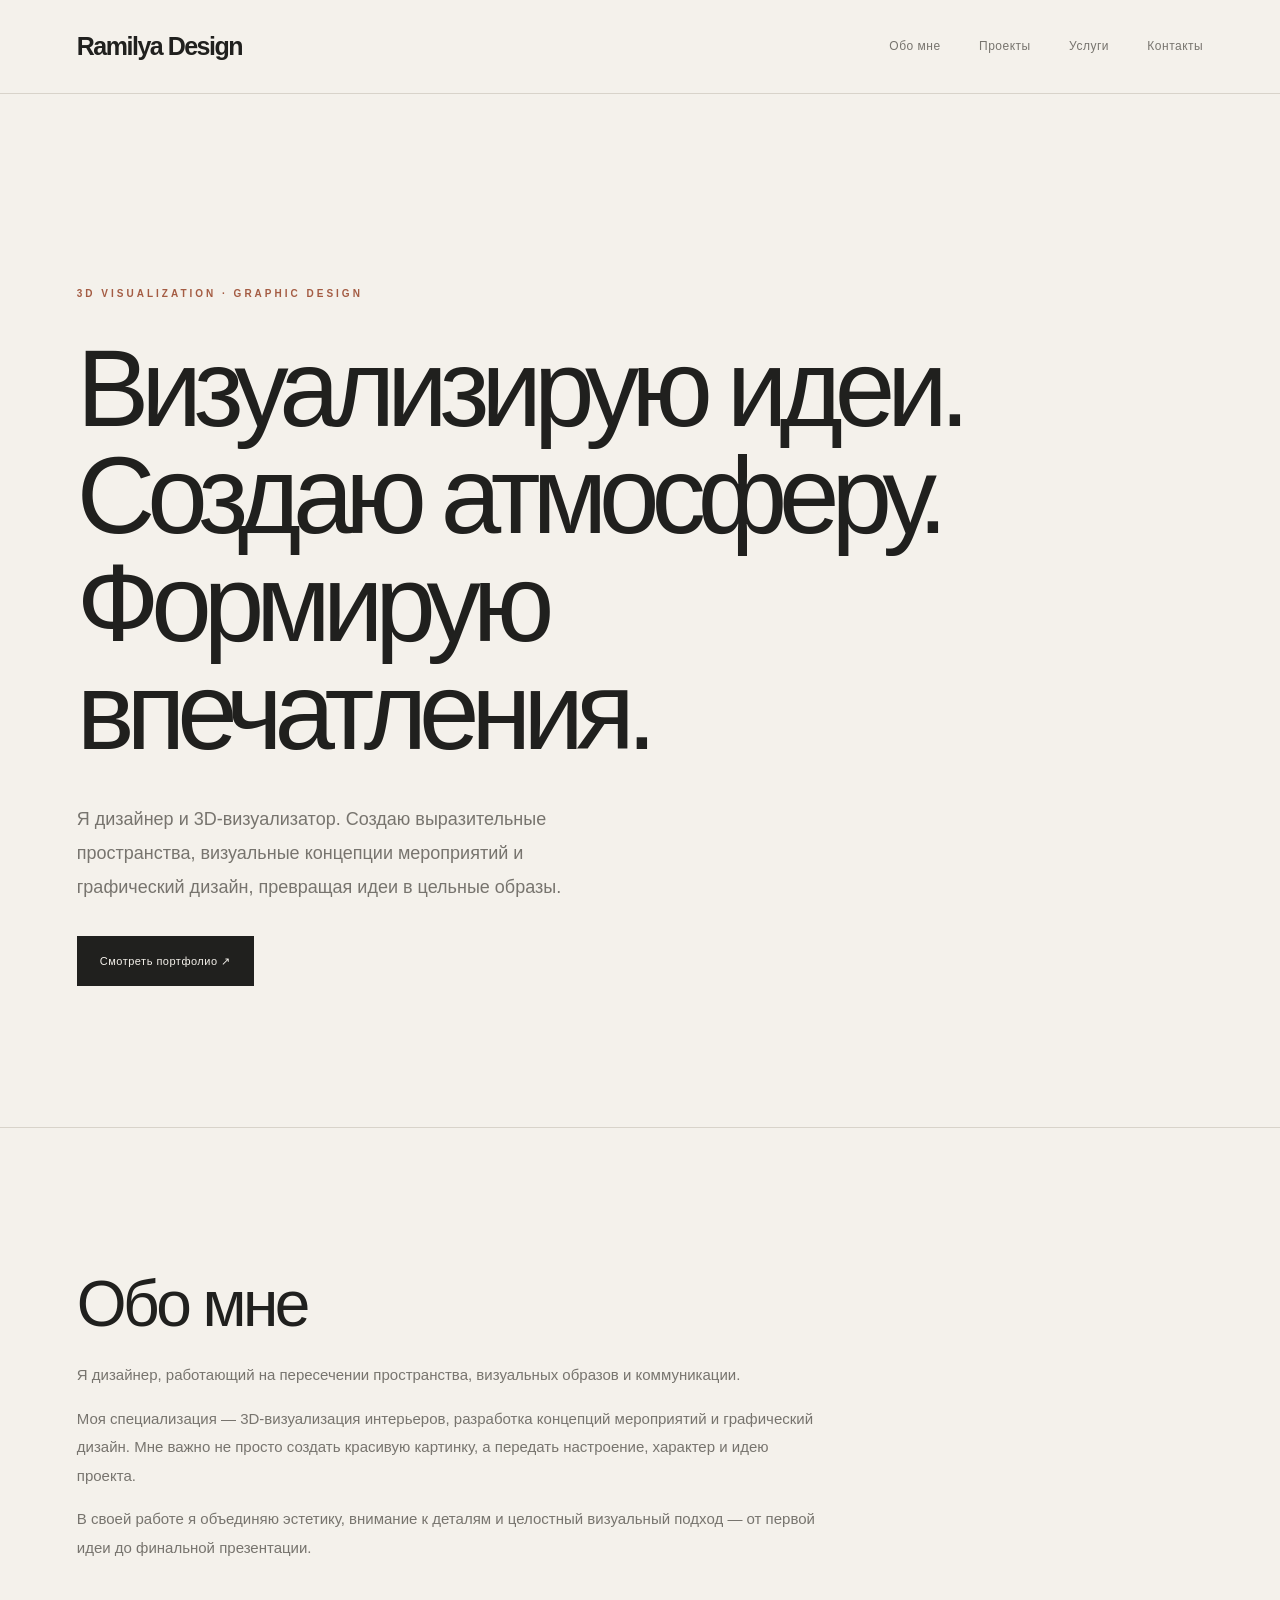
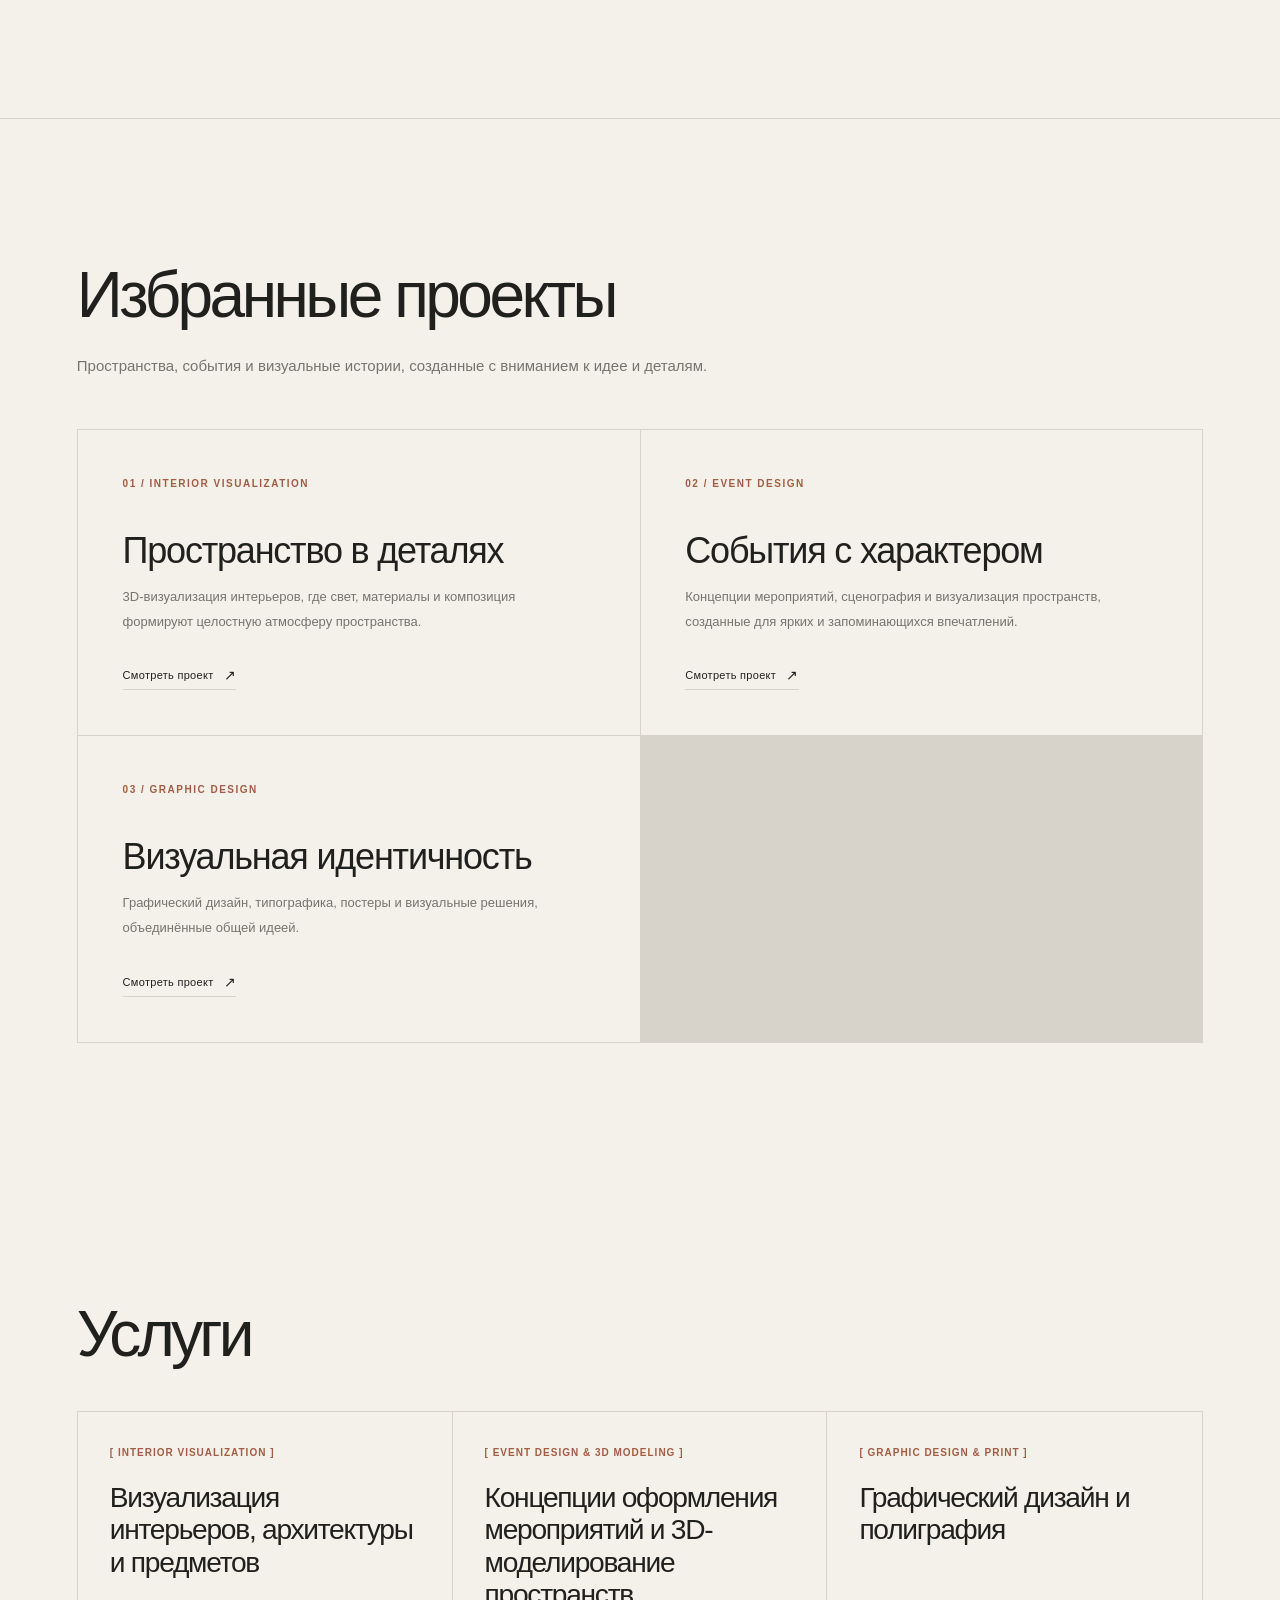
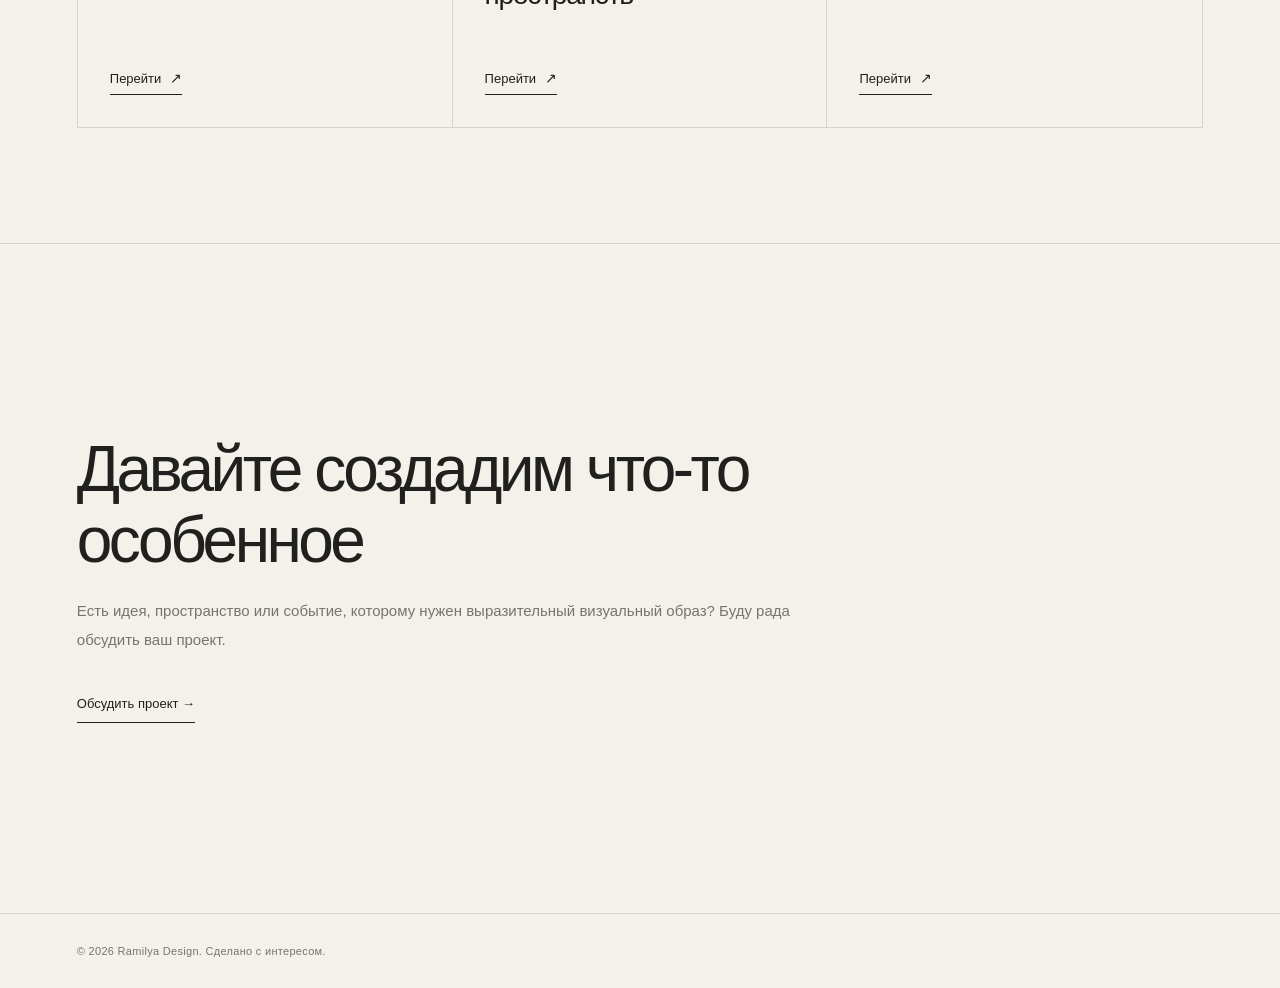
<file: index.html>
<!DOCTYPE html>
<html lang="ru">
<head>
  <meta charset="UTF-8">
  <meta name="viewport" content="width=device-width, initial-scale=1.0">

  <title>R Design Portfolio</title>

  <meta
    name="description"
    content="Моё личное портфолио и проекты в веб-разработке."
  >

  <link rel="stylesheet" href="style.css">
</head>

<body>

  <!-- Шапка сайта -->
  <header class="header">
    <a class="logo" href="#">Ramilya Design</a>

    <nav>
      <a href="#about">Обо мне</a>
      <a href="#projects">Проекты</a>
      <a href="index.html#services">Услуги</a>
      <a href="#contacts">Контакты</a>
    </nav>
  </header>

  <main>

    <!-- Главный экран -->
    <section class="hero">
  <p class="eyebrow">3D VISUALIZATION · GRAPHIC DESIGN</p>

  <h1>
    Визуализирую идеи. Создаю атмосферу. Формирую впечатления.
  </h1>

  <p class="description">
    Я дизайнер и 3D-визуализатор. Создаю выразительные
    пространства, визуальные концепции мероприятий и
    графический дизайн, превращая идеи в цельные образы.
  </p>

  <a class="button" href="#projects">
    Смотреть портфолио ↗
  </a>
</section>

    <!-- Обо мне -->
   <section id="about" class="section">
  <h2>Обо мне</h2>

  <p>
    Я дизайнер, работающий на пересечении пространства,
    визуальных образов и коммуникации.
  </p>

  <p>
    Моя специализация — 3D-визуализация интерьеров,
    разработка концепций мероприятий и графический дизайн.
    Мне важно не просто создать красивую картинку,
    а передать настроение, характер и идею проекта.
  </p>

  <p>
    В своей работе я объединяю эстетику, внимание к деталям
    и целостный визуальный подход — от первой идеи
    до финальной презентации.
  </p>
</section>

    <!-- Мои проекты -->
   <section id="projects" class="section">
  <h2>Избранные проекты</h2>

  <p class="section-description">
    Пространства, события и визуальные истории,
    созданные с вниманием к идее и деталям.
  </p>

  <div class="projects-grid">

    <article class="project">
      <span class="project-number">
        01 / INTERIOR VISUALIZATION
      </span>

      <h3>Пространство в деталях</h3>

      <p>
        3D-визуализация интерьеров, где свет,
        материалы и композиция формируют
        целостную атмосферу пространства.
      </p>

      <a class="project-link" href="#">
  Смотреть проект <span class="arrow">↗</span>
</a>
    </article>

    <article class="project">
      <span class="project-number">
        02 / EVENT DESIGN
      </span>

      <h3>События с характером</h3>

      <p>
        Концепции мероприятий, сценография
        и визуализация пространств, созданные
        для ярких и запоминающихся впечатлений.
      </p>

      <a class="project-link" href="#">
  Смотреть проект <span class="arrow">↗</span>
</a>
    </article>

    <article class="project">
      <span class="project-number">
        03 / GRAPHIC DESIGN
      </span>

      <h3>Визуальная идентичность</h3>

      <p>
        Графический дизайн, типографика,
        постеры и визуальные решения,
        объединённые общей идеей.
      </p>

      <a class="project-link" href="#">
  Смотреть проект <span class="arrow">↗</span>
</a>
    </article>

  </div>
</section>

<!--Услуги-->

<!-- SERVICES -->
<section id="services" class="services-section">

  <h2 class="services-title">Услуги</h2>

  <div class="services-grid">

    <!-- Услуга 1 -->
    <article class="service-card">
      <span class="service-category">
        [ INTERIOR VISUALIZATION ]
      </span>

      <h3>
        Визуализация интерьеров,
        архитектуры и предметов
      </h3>

      <a class="service-link" href="interior.html">
        Перейти <span class="arrow">↗</span>
      </a>
    </article>

    <!-- Услуга 2 -->
    <article class="service-card">
      <span class="service-category">
        [ EVENT DESIGN & 3D MODELING ]
      </span>

      <h3>
        Концепции оформления мероприятий
        и 3D-моделирование пространств
      </h3>

      <a class="service-link" href="events.html">
        Перейти <span class="arrow">↗</span>
      </a>
    </article>

    <!-- Услуга 3 -->
    <article class="service-card">
      <span class="service-category">
        [ GRAPHIC DESIGN & PRINT ]
      </span>

      <h3>
        Графический дизайн
        и полиграфия
      </h3>

      <a class="service-link" href="graphic.html">
        Перейти <span class="arrow">↗</span>
      </a>
    </article>

  </div>
</section>

    <!-- Контакты -->
   <section id="contacts" class="section">
  <h2>Давайте создадим что-то особенное</h2>

  <p>
    Есть идея, пространство или событие,
    которому нужен выразительный визуальный образ?
    Буду рада обсудить ваш проект.
  </p>

  <a class="contact-link" href="mailto:yourmail@example.com">
    Обсудить проект →
  </a>
</section>

  </main>

  <!-- Подвал -->
  <footer>
    © 2026 Ramilya Design. Сделано с интересом.
  </footer>

</body>
</html>
</file>
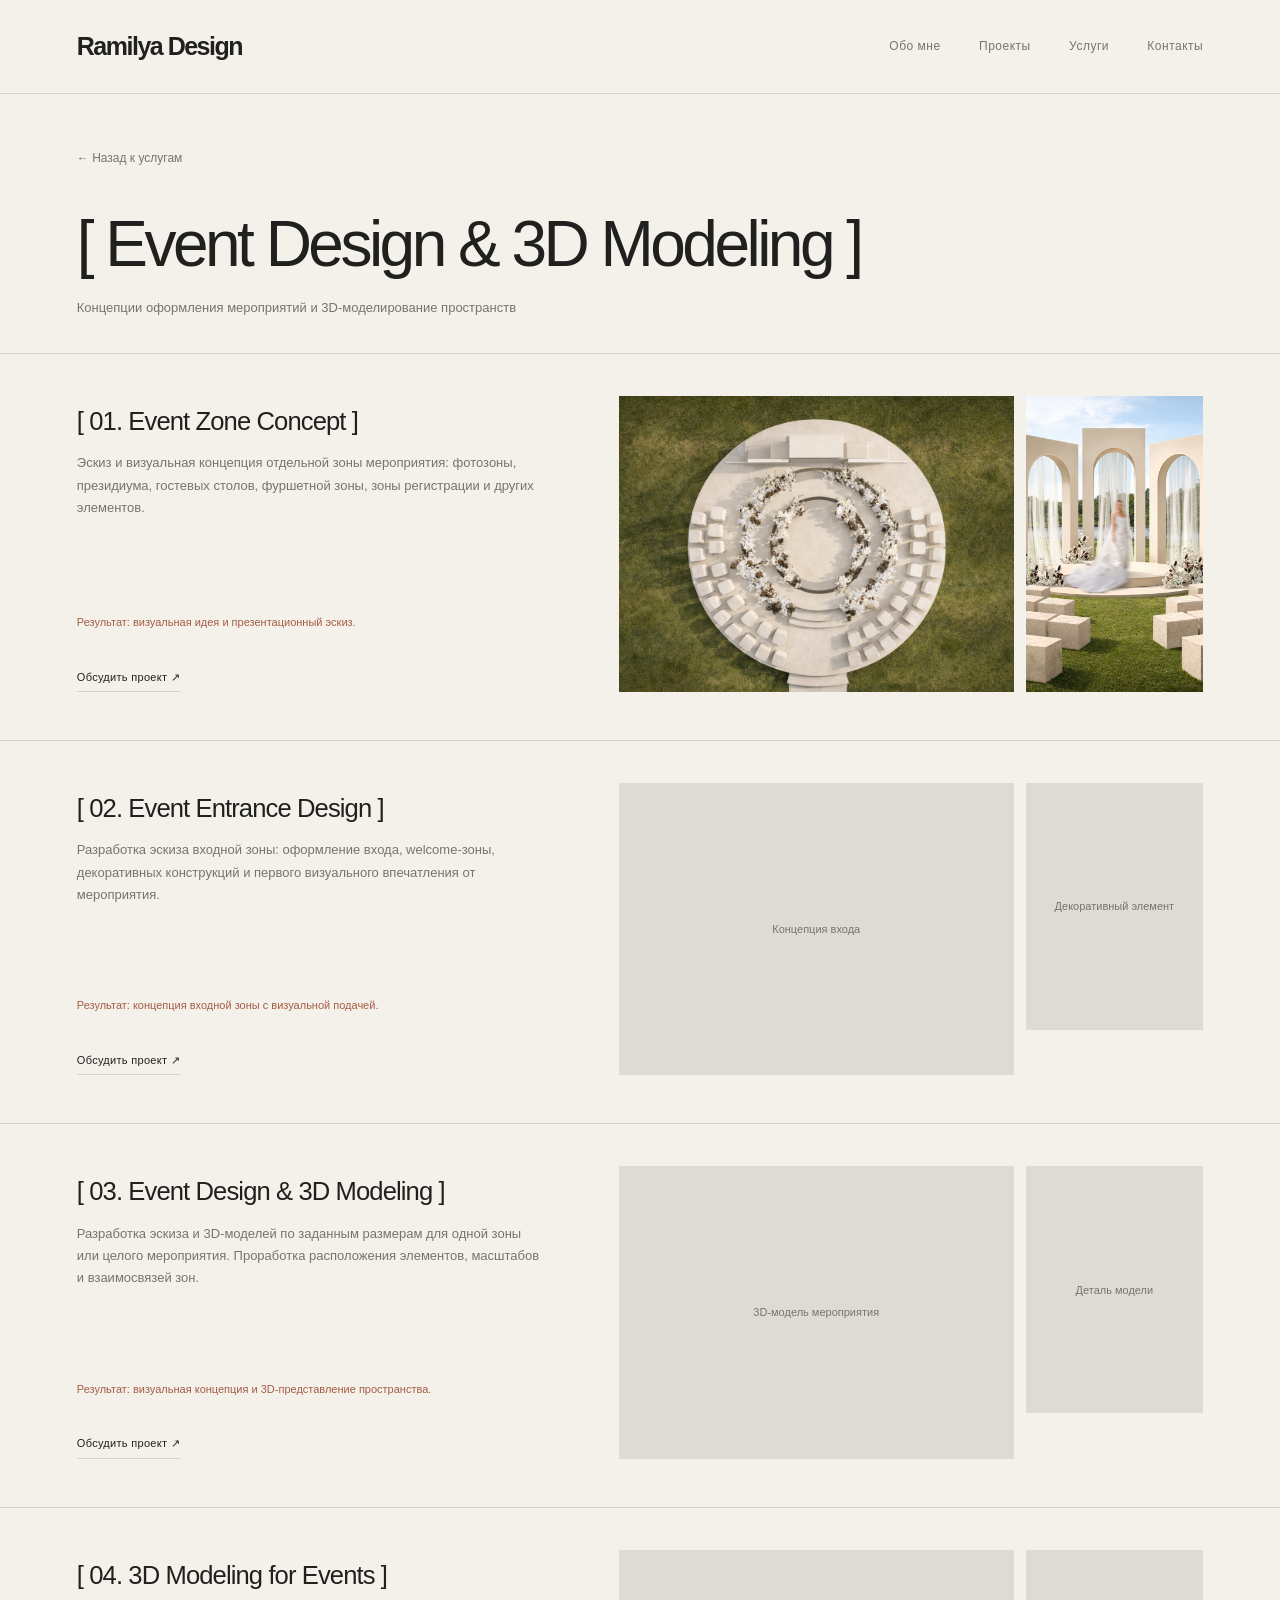
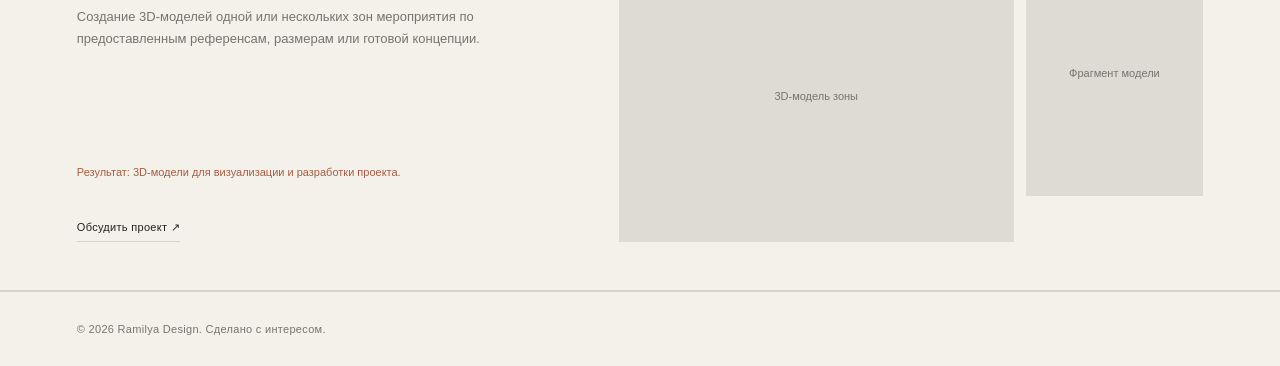
<file: events.html>
<!DOCTYPE html>
<html lang="ru">
<head>
  <meta charset="UTF-8">
  <meta name="viewport" content="width=device-width, initial-scale=1.0">
  <meta name="description" content="Дизайн мероприятий и 3D-моделирование пространств.">
  <title>Event Design & 3D Modeling — Портфолио</title>
  <link rel="stylesheet" href="style.css">
</head>
<body>

  <header class="header">
    <a class="logo" href="index.html">Ramilya Design</a>
    <nav>
      <a href="index.html#about">Обо мне</a>
      <a href="index.html#projects">Проекты</a>
      <a href="index.html#services">Услуги</a>
      <a href="index.html#contacts">Контакты</a>
    </nav>
  </header>

  <main>
    <section class="detail-intro">
      <a class="back-link" href="index.html#services">← Назад к услугам</a>

      <h1>[ Event Design & 3D Modeling ]</h1>

      <p class="detail-subtitle">
        Концепции оформления мероприятий и 3D-моделирование пространств
      </p>
    </section>

    <section class="detail-project">
      <div class="detail-copy">
        <h2>[ 01. Event Zone Concept ]</h2>
        <p>
          Эскиз и визуальная концепция отдельной зоны
          мероприятия: фотозоны, президиума, гостевых столов,
          фуршетной зоны, зоны регистрации и других элементов.
        </p>
        <p class="detail-result">
          Результат: визуальная идея и презентационный эскиз.
        </p>
        <a class="project-link" href="index.html#contacts">
          Обсудить проект ↗
        </a>
      </div>

      <div class="detail-gallery">
        <img
  class="portfolio-image"
  src="images/event-02.png"
  alt="3D-визуализация интерьера"
>
        <img
  class="portfolio-image"
  src="images/event-01.png"
  alt="3D-визуализация интерьера"
>
      </div>
    </section>

    <section class="detail-project">
      <div class="detail-copy">
        <h2>[ 02. Event Entrance Design ]</h2>
        <p>
          Разработка эскиза входной зоны: оформление входа,
          welcome-зоны, декоративных конструкций и первого
          визуального впечатления от мероприятия.
        </p>
        <p class="detail-result">
          Результат: концепция входной зоны с визуальной подачей.
        </p>
        <a class="project-link" href="index.html#contacts">
          Обсудить проект ↗
        </a>
      </div>

      <div class="detail-gallery">
        <div class="image-placeholder">Концепция входа</div>
        <div class="image-placeholder image-tall">Декоративный элемент</div>
      </div>
    </section>

    <section class="detail-project">
      <div class="detail-copy">
        <h2>[ 03. Event Design & 3D Modeling ]</h2>
        <p>
          Разработка эскиза и 3D-моделей по заданным размерам
          для одной зоны или целого мероприятия. Проработка
          расположения элементов, масштабов и взаимосвязей зон.
        </p>
        <p class="detail-result">
          Результат: визуальная концепция и 3D-представление пространства.
        </p>
        <a class="project-link" href="index.html#contacts">
          Обсудить проект ↗
        </a>
      </div>

      <div class="detail-gallery">
        <div class="image-placeholder">3D-модель мероприятия</div>
        <div class="image-placeholder image-tall">Деталь модели</div>
      </div>
    </section>

    <section class="detail-project">
      <div class="detail-copy">
        <h2>[ 04. 3D Modeling for Events ]</h2>
        <p>
          Создание 3D-моделей одной или нескольких зон
          мероприятия по предоставленным референсам,
          размерам или готовой концепции.
        </p>
        <p class="detail-result">
          Результат: 3D-модели для визуализации и разработки проекта.
        </p>
        <a class="project-link" href="index.html#contacts">
          Обсудить проект ↗
        </a>
      </div>

      <div class="detail-gallery">
        <div class="image-placeholder">3D-модель зоны</div>
        <div class="image-placeholder image-tall">Фрагмент модели</div>
      </div>
    </section>
  </main>

  <footer>© 2026 Ramilya Design. Сделано с интересом.</footer>
</body>
</html>
</file>
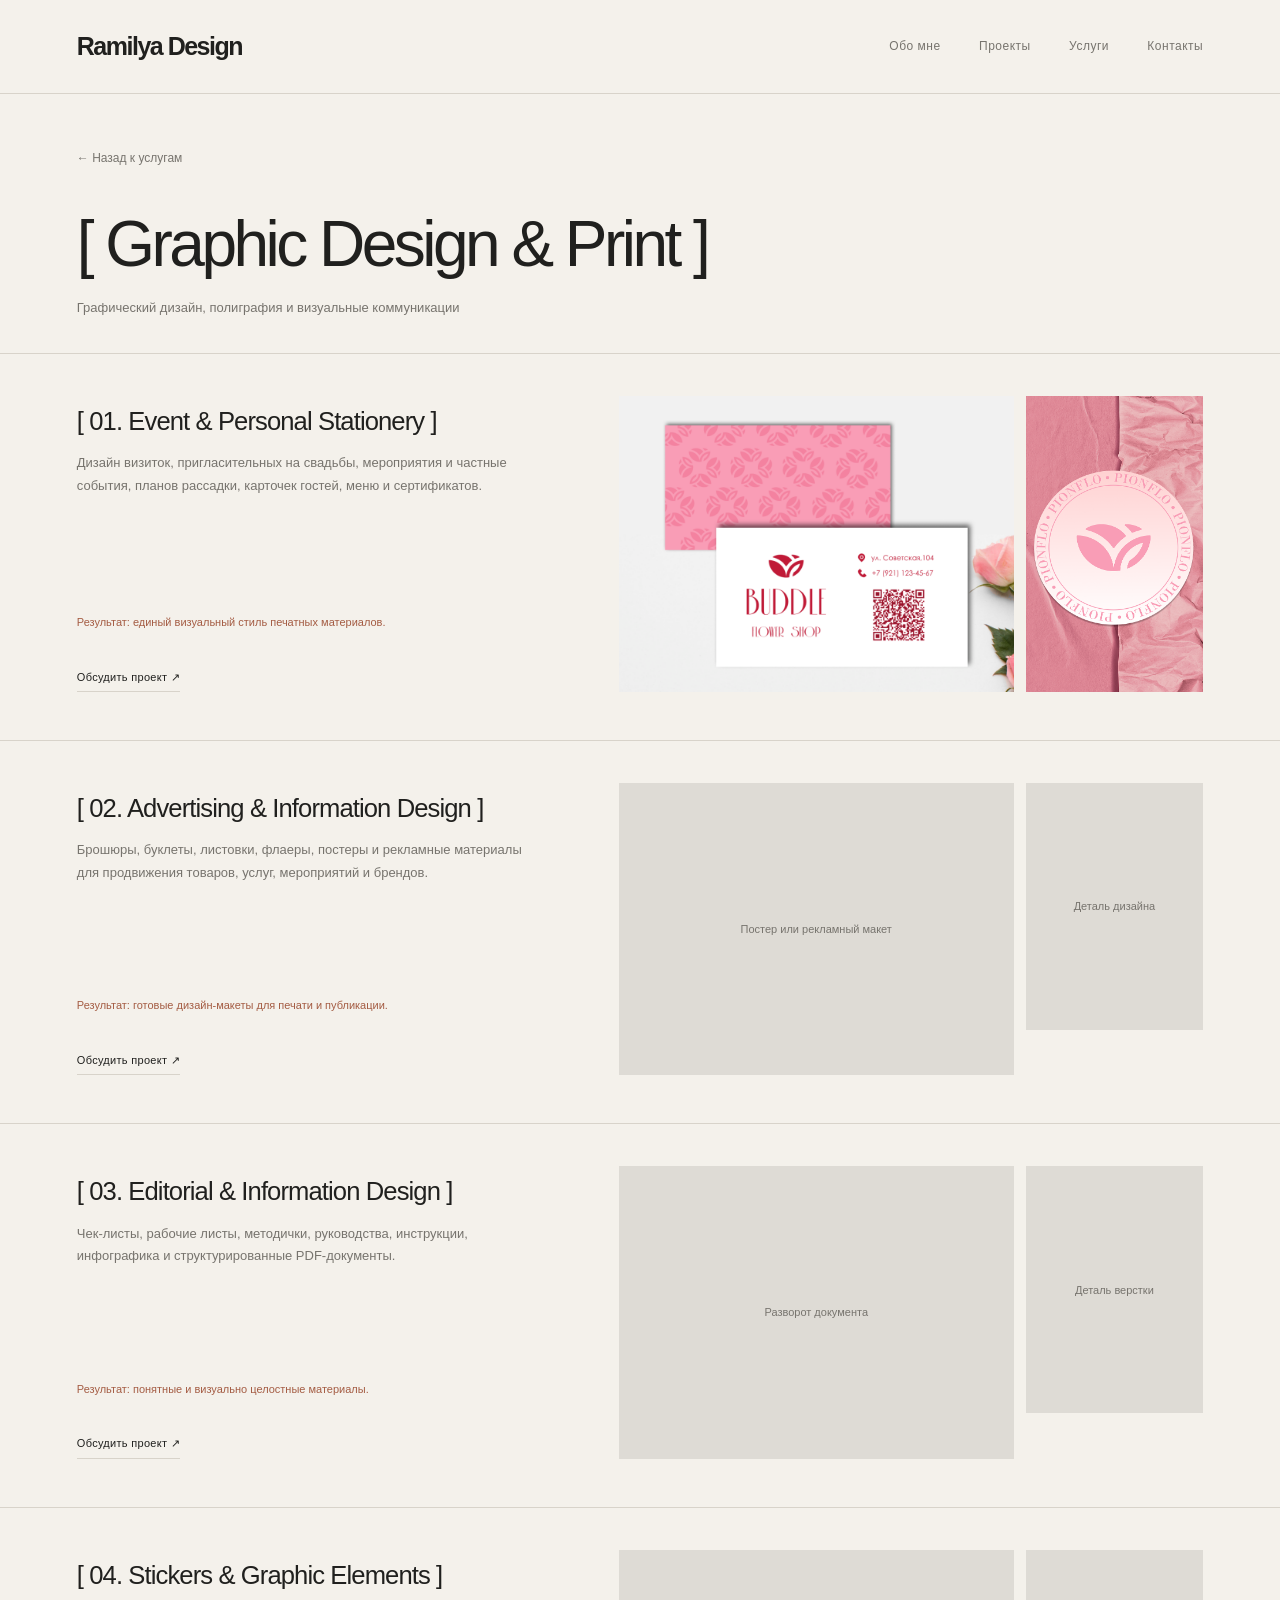
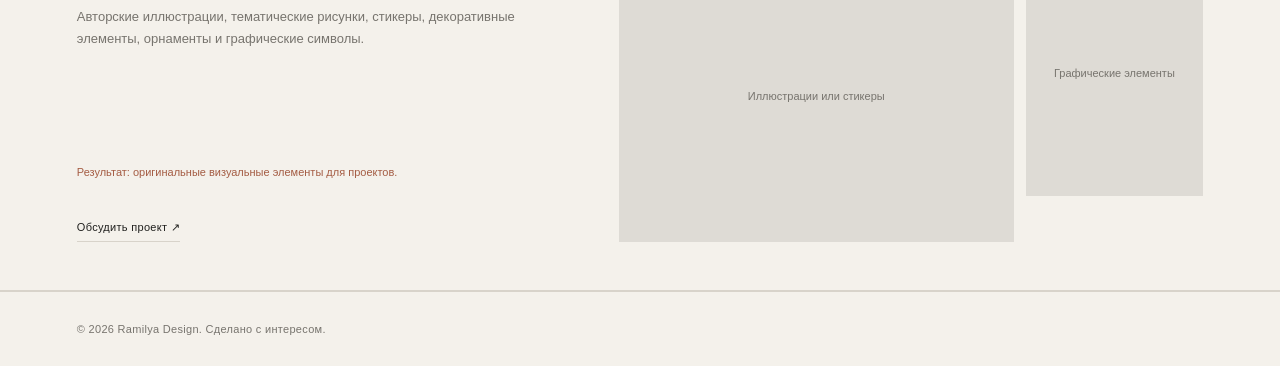
<file: graphic.html>
<!DOCTYPE html>
<html lang="ru">
<head>
  <meta charset="UTF-8">
  <meta name="viewport" content="width=device-width, initial-scale=1.0">
  <meta name="description" content="Графический дизайн, полиграфия и рекламные материалы.">
  <title>Graphic Design & Print — Портфолио</title>
  <link rel="stylesheet" href="style.css">
</head>
<body>

  <header class="header">
    <a class="logo" href="index.html">Ramilya Design</a>
    <nav>
      <a href="index.html#about">Обо мне</a>
      <a href="index.html#projects">Проекты</a>
      <a href="index.html#services">Услуги</a>
      <a href="index.html#contacts">Контакты</a>
    </nav>
  </header>

  <main>
    <section class="detail-intro">
      <a class="back-link" href="index.html#services">← Назад к услугам</a>

      <h1>[ Graphic Design & Print ]</h1>

      <p class="detail-subtitle">
        Графический дизайн, полиграфия и визуальные коммуникации
      </p>
    </section>

    <section class="detail-project">
      <div class="detail-copy">
        <h2>[ 01. Event & Personal Stationery ]</h2>
        <p>
          Дизайн визиток, пригласительных на свадьбы,
          мероприятия и частные события, планов рассадки,
          карточек гостей, меню и сертификатов.
        </p>
        <p class="detail-result">
          Результат: единый визуальный стиль печатных материалов.
        </p>
        <a class="project-link" href="index.html#contacts">
          Обсудить проект ↗
        </a>
      </div>

      <div class="detail-gallery">
        <img
  class="portfolio-image"
  src="images/graphic-01.png"
  alt="3D-визуализация интерьера"
>
        <img
  class="portfolio-image"
  src="images/graphic-02.png"
  alt="3D-визуализация интерьера"
>
      </div>
    </section>

    <section class="detail-project">
      <div class="detail-copy">
        <h2>[ 02. Advertising & Information Design ]</h2>
        <p>
          Брошюры, буклеты, листовки, флаеры, постеры
          и рекламные материалы для продвижения товаров,
          услуг, мероприятий и брендов.
        </p>
        <p class="detail-result">
          Результат: готовые дизайн-макеты для печати и публикации.
        </p>
        <a class="project-link" href="index.html#contacts">
          Обсудить проект ↗
        </a>
      </div>

      <div class="detail-gallery">
        <div class="image-placeholder">Постер или рекламный макет</div>
        <div class="image-placeholder image-tall">Деталь дизайна</div>
      </div>
    </section>

    <section class="detail-project">
      <div class="detail-copy">
        <h2>[ 03. Editorial & Information Design ]</h2>
        <p>
          Чек-листы, рабочие листы, методички,
          руководства, инструкции, инфографика
          и структурированные PDF-документы.
        </p>
        <p class="detail-result">
          Результат: понятные и визуально целостные материалы.
        </p>
        <a class="project-link" href="index.html#contacts">
          Обсудить проект ↗
        </a>
      </div>

      <div class="detail-gallery">
        <div class="image-placeholder">Разворот документа</div>
        <div class="image-placeholder image-tall">Деталь верстки</div>
      </div>
    </section>

    <section class="detail-project">
      <div class="detail-copy">
        <h2>[ 04. Stickers & Graphic Elements ]</h2>
        <p>
          Авторские иллюстрации, тематические рисунки,
          стикеры, декоративные элементы, орнаменты
          и графические символы.
        </p>
        <p class="detail-result">
          Результат: оригинальные визуальные элементы для проектов.
        </p>
        <a class="project-link" href="index.html#contacts">
          Обсудить проект ↗
        </a>
      </div>

      <div class="detail-gallery">
        <div class="image-placeholder">Иллюстрации или стикеры</div>
        <div class="image-placeholder image-tall">Графические элементы</div>
      </div>
    </section>
  </main>

  <footer>© 2026 Ramilya Design. Сделано с интересом.</footer>
</body>
</html>
</file>
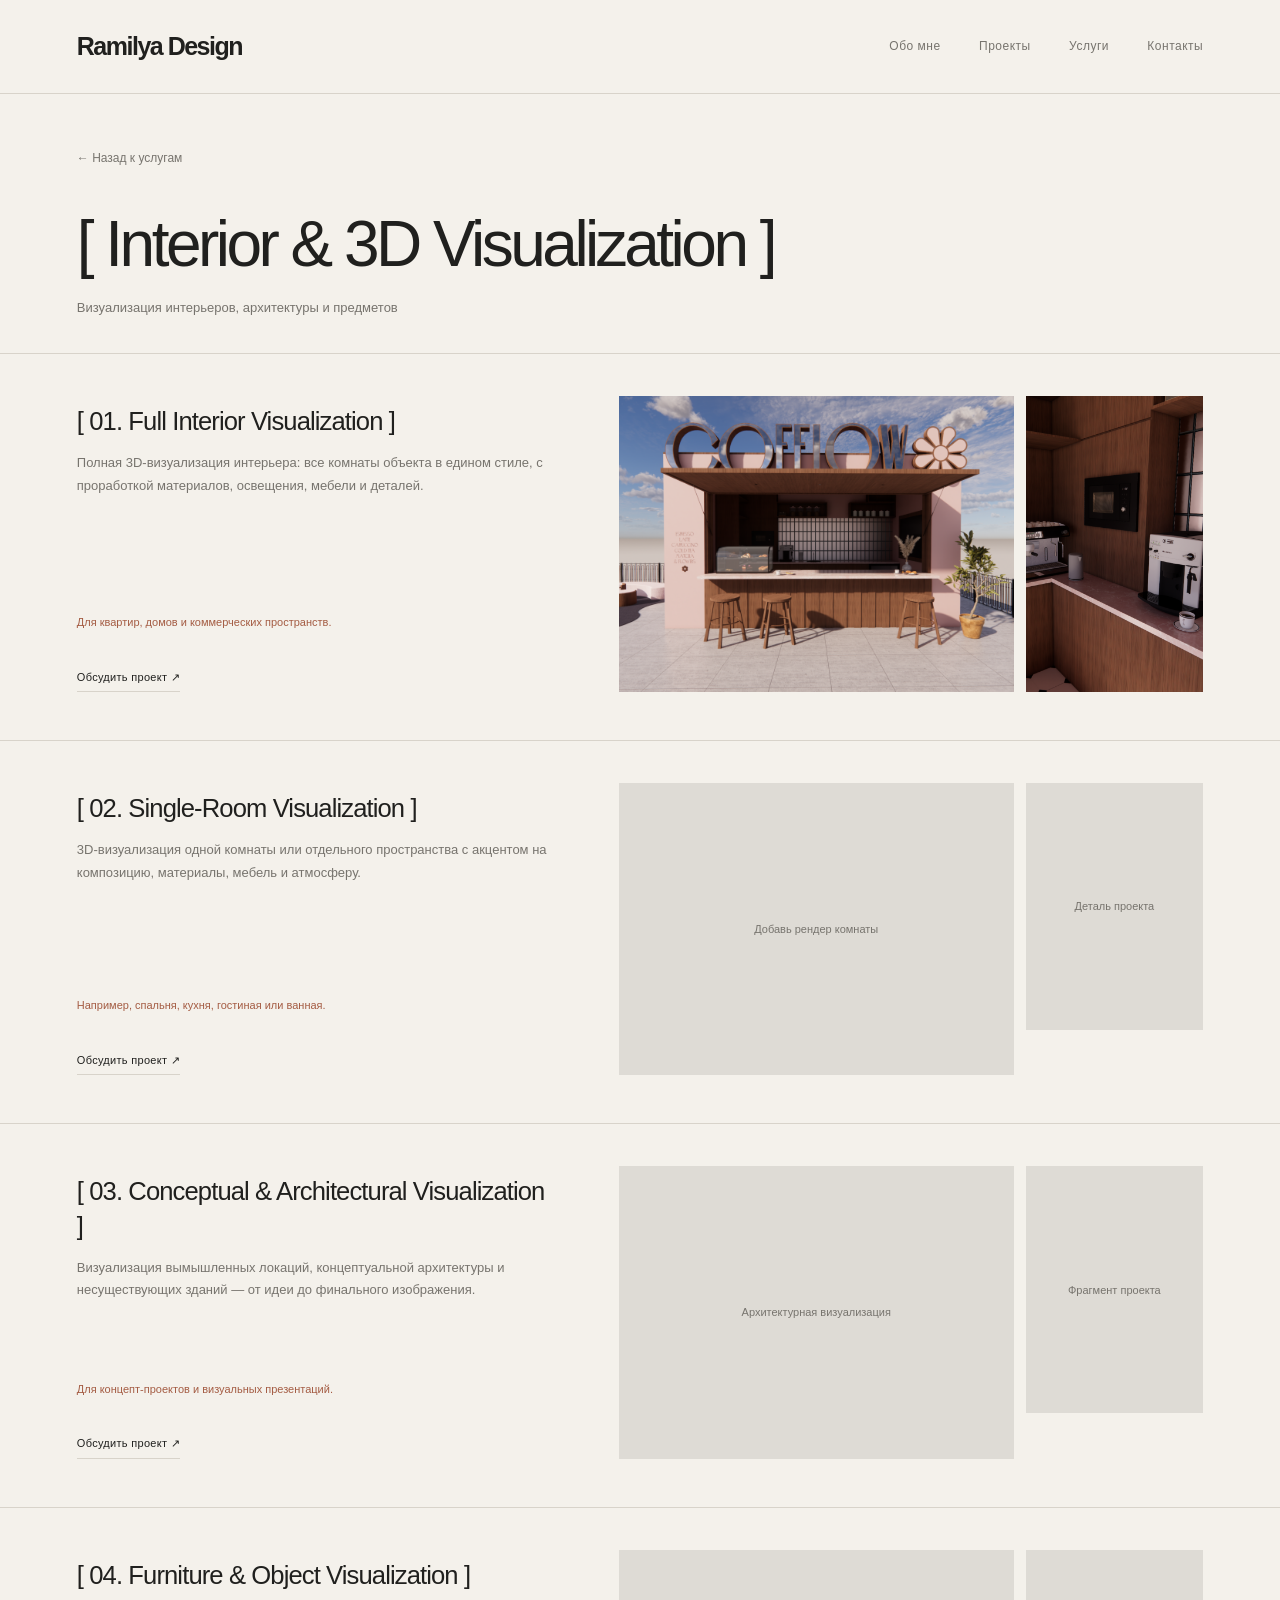
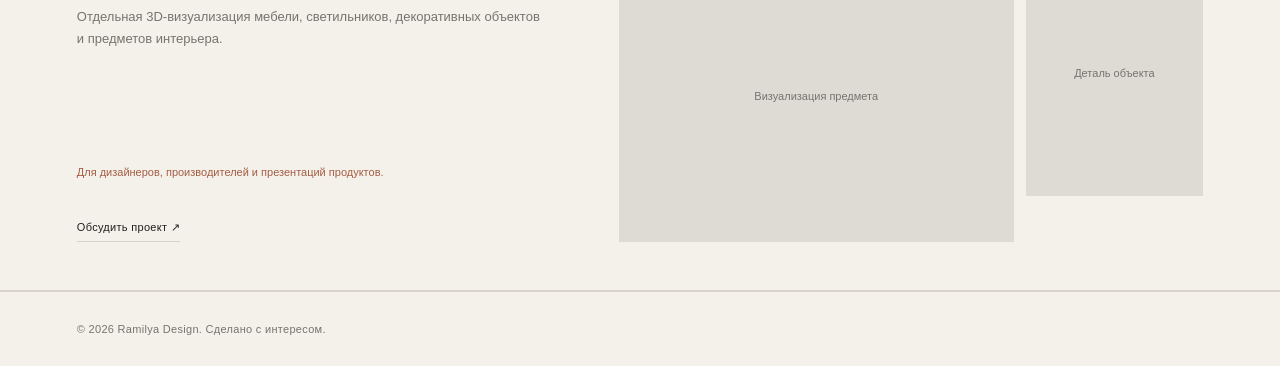
<file: interior.html>
<!DOCTYPE html>
<html lang="ru">
<head>
  <meta charset="UTF-8">
  <meta name="viewport" content="width=device-width, initial-scale=1.0">
  <meta name="description" content="3D-визуализация интерьеров, архитектуры и предметов.">
  <title>Interior Visualization — Портфолио</title>
  <link rel="stylesheet" href="style.css">
</head>
<body>

  <header class="header">
    <a class="logo" href="index.html">Ramilya Design</a>
    <nav>
      <a href="index.html#about">Обо мне</a>
      <a href="index.html#projects">Проекты</a>
      <a href="index.html#services">Услуги</a>
      <a href="index.html#contacts">Контакты</a>
    </nav>
  </header>

  <main>
    <section class="detail-intro">
      <a class="back-link" href="index.html#services">← Назад к услугам</a>

      <h1>[ Interior & 3D Visualization ]</h1>

      <p class="detail-subtitle">
        Визуализация интерьеров, архитектуры и предметов
      </p>
    </section>

    <section class="detail-project">
      <div class="detail-copy">
        <h2>[ 01. Full Interior Visualization ]</h2>
        <p>
          Полная 3D-визуализация интерьера: все комнаты
          объекта в едином стиле, с проработкой материалов,
          освещения, мебели и деталей.
        </p>
        <p class="detail-result">
          Для квартир, домов и коммерческих пространств.
        </p>
        <a class="project-link" href="index.html#contacts">
          Обсудить проект ↗
        </a>
      </div>

      <div class="detail-gallery">
        <img
  class="portfolio-image"
  src="images/interior-01.png"
  alt="3D-визуализация интерьера"
>
        <img
  class="portfolio-image"
  src="images/interior-02.png"
  alt="3D-визуализация интерьера"
>
      </div>
    </section>

    <section class="detail-project">
      <div class="detail-copy">
        <h2>[ 02. Single-Room Visualization ]</h2>
        <p>
          3D-визуализация одной комнаты или отдельного
          пространства с акцентом на композицию,
          материалы, мебель и атмосферу.
        </p>
        <p class="detail-result">
          Например, спальня, кухня, гостиная или ванная.
        </p>
        <a class="project-link" href="index.html#contacts">
          Обсудить проект ↗
        </a>
      </div>

      <div class="detail-gallery">
        <div class="image-placeholder">Добавь рендер комнаты</div>
        <div class="image-placeholder image-tall">Деталь проекта</div>
      </div>
    </section>

    <section class="detail-project">
      <div class="detail-copy">
        <h2>[ 03. Conceptual & Architectural Visualization ]</h2>
        <p>
          Визуализация вымышленных локаций,
          концептуальной архитектуры и несуществующих
          зданий — от идеи до финального изображения.
        </p>
        <p class="detail-result">
          Для концепт-проектов и визуальных презентаций.
        </p>
        <a class="project-link" href="index.html#contacts">
          Обсудить проект ↗
        </a>
      </div>

      <div class="detail-gallery">
        <div class="image-placeholder">Архитектурная визуализация</div>
        <div class="image-placeholder image-tall">Фрагмент проекта</div>
      </div>
    </section>

    <section class="detail-project">
      <div class="detail-copy">
        <h2>[ 04. Furniture & Object Visualization ]</h2>
        <p>
          Отдельная 3D-визуализация мебели, светильников,
          декоративных объектов и предметов интерьера.
        </p>
        <p class="detail-result">
          Для дизайнеров, производителей и презентаций продуктов.
        </p>
        <a class="project-link" href="index.html#contacts">
          Обсудить проект ↗
        </a>
      </div>

      <div class="detail-gallery">
        <div class="image-placeholder">Визуализация предмета</div>
        <div class="image-placeholder image-tall">Деталь объекта</div>
      </div>
    </section>
  </main>

  <footer>© 2026 Ramilya Design. Сделано с интересом.</footer>
</body>
</html>
</file>
<file: style.css>
/* =================================
   PREMIUM CREATIVE PORTFOLIO
   ================================= */

:root {
  --bg: #f4f1eb;
  --surface: #ebe7df;
  --text: #20201e;
  --muted: #77746e;
  --line: #d8d3ca;
  --accent: #a45c43;
  --white: #ffffff;

  --page-padding: clamp(22px, 6vw, 96px);
  --section-space: clamp(76px, 11vw, 150px);
}

* {
  box-sizing: border-box;
}

html {
  scroll-behavior: smooth;
  scroll-padding-top: 30px;
}

body {
  margin: 0;
  background: var(--bg);
  color: var(--text);
  font-family: Arial, Helvetica, sans-serif;
  line-height: 1.65;
  -webkit-font-smoothing: antialiased;
}

a {
  color: inherit;
  text-decoration: none;
}

::selection {
  background: var(--text);
  color: var(--bg);
}

/* =================================
   HEADER
   ================================= */

.header {
  display: flex;
  justify-content: space-between;
  align-items: center;
  gap: 28px;

  padding: 26px var(--page-padding);

  border-bottom: 1px solid var(--line);
}

.logo {
  font-size: 25px;
  font-weight: 700;
  letter-spacing: -1.5px;
}

nav {
  display: flex;
  align-items: center;
  flex-wrap: wrap;
  gap: clamp(18px, 3vw, 42px);
}

nav a {
  color: var(--muted);
  font-size: 12px;
  letter-spacing: 0.5px;
  transition: color 0.25s ease;
}

nav a:hover {
  color: var(--accent);
}

/* =================================
   HERO
   ================================= */

.hero {
  max-width: 1500px;
  padding: clamp(100px, 15vw, 210px)
    var(--page-padding)
    var(--section-space);
}

.eyebrow {
  margin: 0 0 32px;

  color: var(--accent);
  font-size: 10px;
  font-weight: 700;
  letter-spacing: 3px;
  text-transform: uppercase;
}

h1 {
  max-width: 1050px;
  margin: 0;

  font-size: clamp(48px, 8.5vw, 116px);
  font-weight: 400;
  line-height: 0.99;
  letter-spacing: -0.075em;
}

.description {
  max-width: 510px;
  margin: 36px 0 32px;

  color: var(--muted);
  font-size: clamp(15px, 1.5vw, 18px);
  line-height: 1.9;
}

/* Главная кнопка */

.button {
  display: inline-flex;
  align-items: center;
  gap: 20px;

  padding: 15px 22px;

  background: var(--text);
  color: var(--bg);

  border: 1px solid var(--text);
  border-radius: 0;

  font-size: 11px;
  letter-spacing: 0.5px;

  transition:
    background 0.25s ease,
    color 0.25s ease;
}

.button:hover {
  background: transparent;
  color: var(--text);
}

/* =================================
   SECTIONS
   ================================= */

.section {
  padding: var(--section-space) var(--page-padding);
  border-top: 1px solid var(--line);
}

.section h2 {
  max-width: 850px;
  margin: 0 0 22px;

  font-size: clamp(34px, 5vw, 64px);
  font-weight: 400;
  line-height: 1.1;
  letter-spacing: -0.055em;
}

.section > p {
  max-width: 740px;
  color: var(--muted);
  font-size: 15px;
  line-height: 1.9;
}

.section-description {
  margin: 18px 0 48px;
}

/* =================================
   PROJECT GRID
   ================================= */

.projects-grid {
  display: grid;
  grid-template-columns: repeat(2, minmax(0, 1fr));
  gap: 1px;

  margin-top: 48px;

  background: var(--line);
  border: 1px solid var(--line);
}

/* Карточки проектов */

.project {
  display: flex;
  flex-direction: column;
  align-items: flex-start;

  min-width: 0;
  min-height: 290px;
  padding: clamp(24px, 3.5vw, 48px);

  background: var(--bg);
  border: none;
  border-radius: 0;

  transition: background 0.3s ease;
}

.project:hover {
  background: var(--surface);
  transform: none;
}

.project-number {
  color: var(--accent);

  font-size: 10px;
  font-weight: 700;
  letter-spacing: 1.5px;
  line-height: 1.7;
}

.project h3 {
  margin: 38px 0 14px;

  font-size: clamp(23px, 3vw, 36px);
  font-weight: 400;
  line-height: 1.15;
  letter-spacing: -1.2px;
}

.project p {
  max-width: 440px;
  margin: 0 0 32px;

  color: var(--muted);
  font-size: 13px;
  line-height: 1.9;
}

/* Ссылка на проект */

.project-link {
  display: inline-flex;
  align-items: center;
  gap: 10px;

  margin-top: auto;
  padding-bottom: 5px;

  border-bottom: 1px solid var(--line);

  font-size: 11px;
  letter-spacing: 0.3px;

  transition:
    color 0.25s ease,
    border-color 0.25s ease;
}

.project-link:hover {
  color: var(--accent);
  border-color: var(--accent);
}

/* =================================
   CONTACTS
   ================================= */

#contacts {
  padding-top: clamp(100px, 15vw, 190px);
  padding-bottom: clamp(100px, 15vw, 190px);
}

#contacts h2 {
  max-width: 800px;
}

.contact-link {
  display: inline-flex;
  align-items: center;

  margin-top: 24px;
  padding-bottom: 7px;

  border-bottom: 1px solid var(--text);

  font-size: 13px;
  transition:
    color 0.25s ease,
    border-color 0.25s ease;
}

.contact-link:hover {
  color: var(--accent);
  border-color: var(--accent);
}

/* =================================
   FOOTER
   ================================= */

footer {
  padding: 28px var(--page-padding);

  border-top: 1px solid var(--line);

  color: var(--muted);
  font-size: 11px;
  letter-spacing: 0.3px;
}

/* =================================
   RESPONSIVE
   ================================= */

@media (min-width: 1400px) {
  .projects-grid {
    grid-template-columns: repeat(3, minmax(0, 1fr));
  }
}

@media (max-width: 700px) {
  :root {
    --section-space: 82px;
  }

  .header {
    align-items: flex-start;
    flex-direction: column;
    gap: 18px;
  }

  nav {
    gap: 22px;
  }

  .hero {
    padding-top: 105px;
  }

  h1 {
    font-size: clamp(45px, 12vw, 72px);
  }

  .projects-grid {
    grid-template-columns: 1fr;
    margin-top: 32px;
  }

  .project {
    min-height: 250px;
    padding: 30px 24px;
  }

  .project h3 {
    margin-top: 30px;
  }
}

/* Учитываем системные настройки анимации */

@media (prefers-reduced-motion: reduce) {
  html {
    scroll-behavior: auto;
  }

  *,
  *::before,
  *::after {
    animation-duration: 0.01ms !important;
    transition-duration: 0.01ms !important;
  }
}

.arrow {
  display: inline-block;
  font-family: Arial, Helvetica, sans-serif;
  font-size: 1em;
  font-weight: normal;
  font-style: normal;
  color: inherit;
  line-height: 1;
  vertical-align: baseline;
}


/* ==============================
   SERVICES SECTION
   ============================== */

.services-section {
  padding: clamp(70px, 9vw, 130px) var(--page-padding);
}

.services-title {
  margin: 0 0 42px;

  font-size: clamp(40px, 5vw, 68px);
  font-weight: 400;
  letter-spacing: -0.06em;
  line-height: 1.1;
}

.services-grid {
  display: grid;
  grid-template-columns: repeat(3, minmax(0, 1fr));

  border: 1px solid var(--line);
}

.service-card {
  display: flex;
  flex-direction: column;
  align-items: flex-start;

  min-width: 0;
  min-height: 315px;
  padding: clamp(22px, 2.5vw, 44px);

  border-right: 1px solid var(--line);
  background: transparent;

  transition: background 0.3s ease;
}

.service-card:last-child {
  border-right: none;
}

.service-card:hover {
  background: var(--surface);
}

.service-category {
  color: var(--accent);

  font-size: 10px;
  font-weight: 600;
  letter-spacing: 1px;
  line-height: 1.8;
}

.service-card h3 {
  margin: 20px 0 30px;

  font-size: clamp(23px, 2.2vw, 34px);
  font-weight: 400;
  letter-spacing: -0.045em;
  line-height: 1.15;
}

.service-link {
  display: inline-flex;
  align-items: center;
  gap: 9px;

  margin-top: auto;
  padding-bottom: 5px;

  border-bottom: 1px solid var(--text);

  font-size: 13px;

  transition:
    color 0.25s ease,
    border-color 0.25s ease;
}

.service-link:hover {
  color: var(--accent);
  border-color: var(--accent);
}

.arrow {
  font-family: Arial, Helvetica, sans-serif;
  font-size: 14px;
}

/* Адаптация услуг для мобильных устройств */

@media (max-width: 800px) {
  .services-grid {
    grid-template-columns: 1fr;
  }

  .service-card {
    min-height: 240px;
    padding: 30px 24px;

    border-right: none;
    border-bottom: 1px solid var(--line);
  }

  .service-card:last-child {
    border-bottom: none;
  }

  .service-card h3 {
    max-width: 450px;
  }
}


/* =================================
   SERVICE DETAIL PAGES
   ================================= */

.detail-intro {
  padding: 50px var(--page-padding) 34px;
  border-bottom: 1px solid var(--line);
}

.back-link {
  display: inline-block;
  margin-bottom: 40px;

  color: var(--muted);
  font-size: 12px;

  transition: color 0.2s ease;
}

.back-link:hover {
  color: var(--accent);
}

.detail-intro h1 {
  max-width: 1100px;
  font-size: clamp(36px, 5vw, 64px);
  line-height: 1.1;
  letter-spacing: -0.055em;
}

.detail-subtitle {
  max-width: 700px;
  margin: 18px 0 0;

  color: var(--muted);
  font-size: 13px;
}

/* Отдельный проект на странице услуги */

.detail-project {
  display: grid;
  grid-template-columns: minmax(0, 0.9fr) minmax(0, 1.1fr);
  gap: clamp(30px, 5vw, 80px);

  padding: 42px var(--page-padding) 48px;
  border-bottom: 1px solid var(--line);
}

.detail-copy {
  display: flex;
  flex-direction: column;
  align-items: flex-start;
}

.detail-copy h2 {
  margin: 8px 0 14px;

  font-size: clamp(20px, 2vw, 28px);
  font-weight: 500;
  line-height: 1.35;
  letter-spacing: -0.035em;
}

.detail-copy > p {
  max-width: 470px;
  margin: 0 0 18px;

  color: var(--muted);
  font-size: 13px;
  line-height: 1.7;
}

.detail-copy .detail-result {
  margin-top: auto;
  padding-top: 32px;
  padding-bottom: 18px;

  color: var(--accent);
  font-size: 11px;
}

.detail-copy .project-link {
  margin-top: 0;
}

/* Галерея проекта */

.detail-gallery {
  display: grid;
  grid-template-columns: minmax(0, 2fr) minmax(100px, 0.9fr);
  gap: 12px;
  align-content: start;
}

.image-placeholder {
  display: flex;
  align-items: center;
  justify-content: center;

  min-width: 0;
  min-height: 210px;
  aspect-ratio: 1.35 / 1;

  padding: 16px;
  background: #dedbd5;
  color: #77746e;

  text-align: center;
  font-size: 11px;
}

.image-placeholder.image-tall {
  aspect-ratio: 0.72 / 1;
}

/* Адаптация под планшеты и телефоны */

@media (max-width: 800px) {
  .detail-intro {
    padding-top: 34px;
  }

  .back-link {
    margin-bottom: 30px;
  }

  .detail-project {
    grid-template-columns: 1fr;
    gap: 28px;

    padding-top: 34px;
    padding-bottom: 38px;
  }

  .detail-copy .detail-result {
    margin-top: 0;
    padding-top: 12px;
  }

  .detail-gallery {
    grid-template-columns: minmax(0, 1.7fr) minmax(90px, 0.8fr);
  }

  .image-placeholder {
    min-height: 150px;
  }
}

@media (max-width: 420px) {
  .detail-gallery {
    gap: 8px;
    grid-template-columns: minmax(0, 1.5fr) minmax(80px, 0.8fr);
  }

  .image-placeholder {
    padding: 8px;
    font-size: 10px;
  }
}
.portfolio-image {
  display: block;
  width: 100%;
  height: 100%;
  min-width: 0;
  object-fit: cover;
}
</file>
